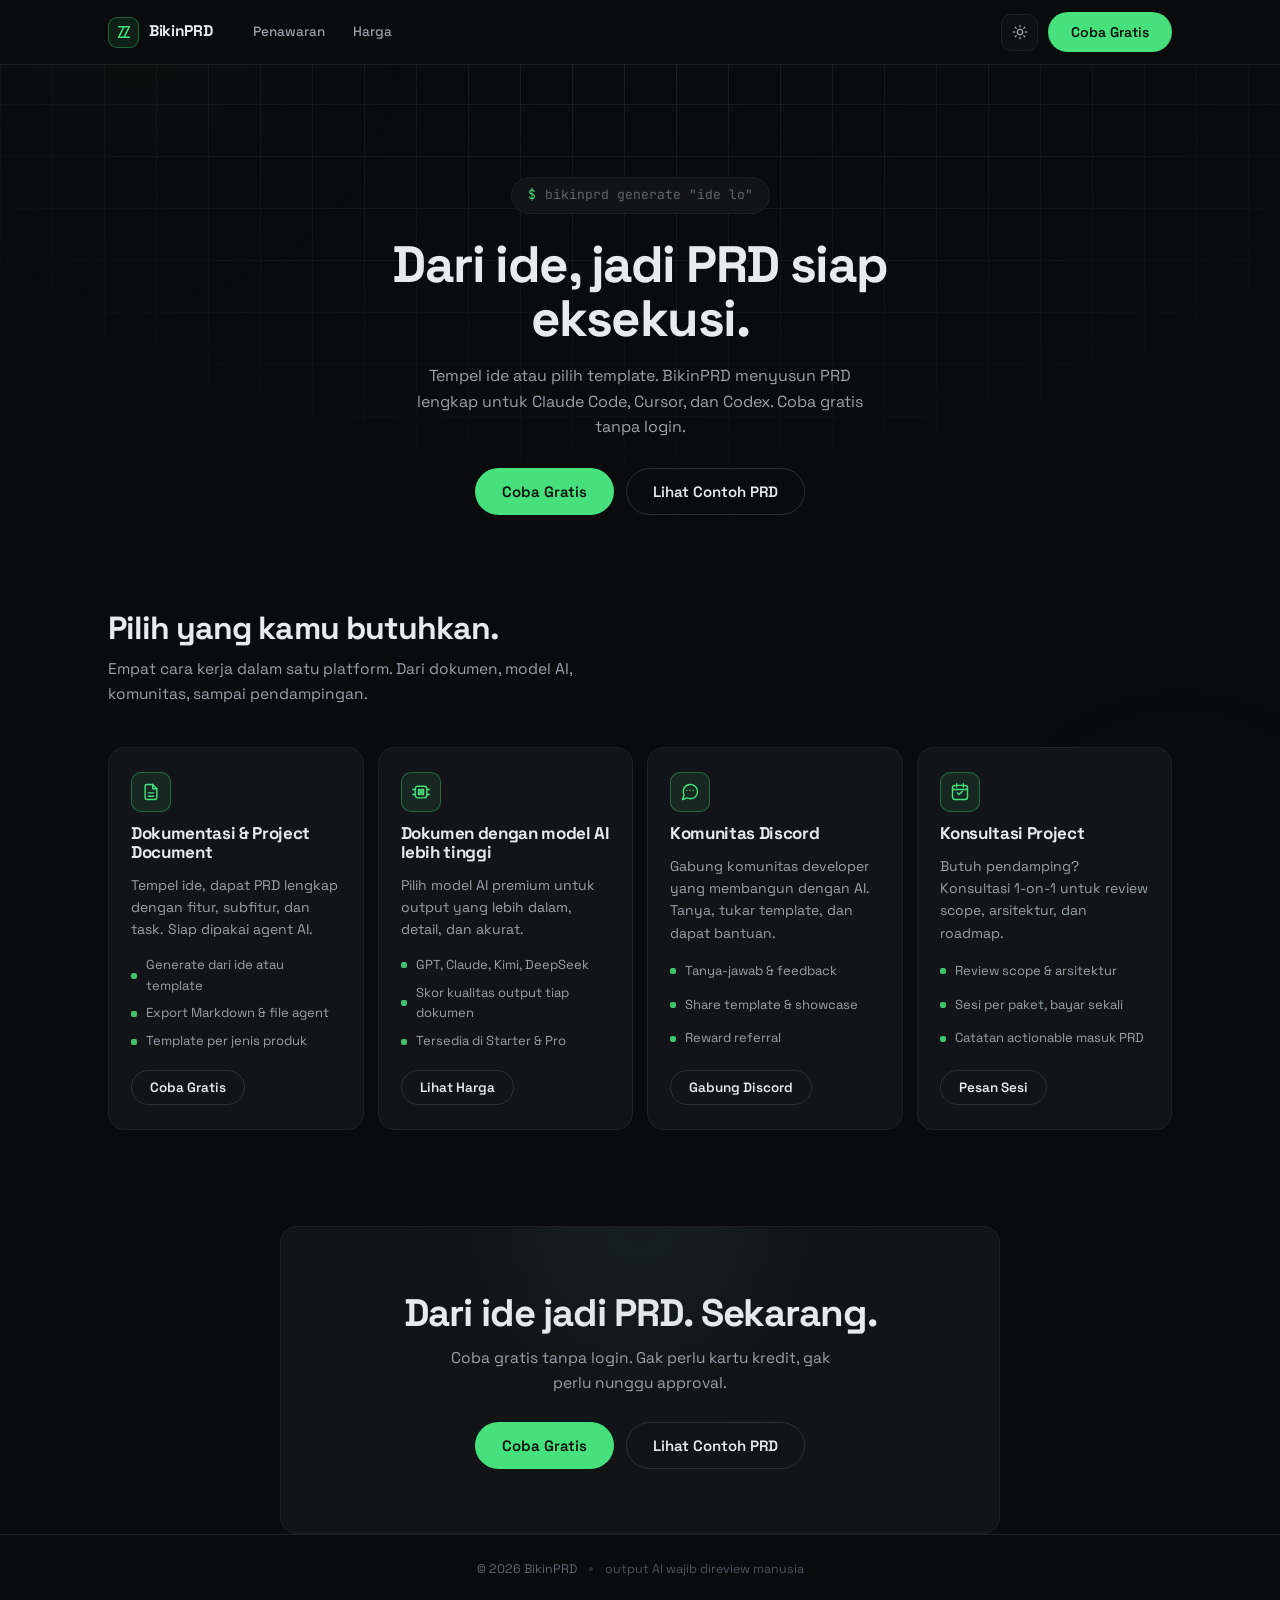
<file: BikinPRD/landing/index.html>
<!DOCTYPE html>
<html lang="id" data-theme="dark">
<head>
  <meta charset="UTF-8">
  <meta name="viewport" content="width=device-width, initial-scale=1.0">
  <title>BikinPRD - Dari ide, jadi PRD siap eksekusi</title>
  <meta name="description" content="Tempel ide atau pilih template. BikinPRD menyusun PRD lengkap dengan fitur, subfitur, dan task untuk Claude Code, Cursor, dan Codex. Coba gratis tanpa login.">
  <meta property="og:title" content="BikinPRD - Dari ide, jadi PRD siap eksekusi">
  <meta property="og:description" content="PRD siap eksekusi agent AI dalam hitungan menit. Coba gratis tanpa login.">
  <meta name="theme-color" content="#0a0b0d">
  <script>document.documentElement.classList.add("js");</script>
  <link rel="preconnect" href="https://fonts.googleapis.com">
  <link rel="preconnect" href="https://fonts.gstatic.com" crossorigin>
  <link href="https://fonts.googleapis.com/css2?family=JetBrains+Mono:wght@400;500;600&family=Space+Grotesk:wght@500;600;700&display=swap" rel="stylesheet">
  <link rel="stylesheet" href="styles.css">
  <script type="application/ld+json">
  {
    "@context": "https://schema.org",
    "@type": "SoftwareApplication",
    "name": "BikinPRD",
    "applicationCategory": "DeveloperApplication",
    "operatingSystem": "Web",
    "description": "Platform PRD generator untuk AI coding agent. Ubah ide mentah menjadi PRD lengkap dengan fitur, subfitur, dan task, lalu ekspor ke Markdown, claude.md, .cursorrules, atau AGENTS.md.",
    "inLanguage": "id"
  }
  </script>
</head>
<body>

  <div class="grid-veil" aria-hidden="true"></div>
  <div class="aurora" aria-hidden="true"><i></i><i></i></div>

  <header class="topbar">
    <div class="container topbar-inner">
      <a class="brand" href="#top" aria-label="BikinPRD beranda">
        <span class="brand-mark" aria-hidden="true">
          <svg viewBox="0 0 24 24" fill="none" stroke="currentColor" stroke-width="2.2" stroke-linecap="round" stroke-linejoin="round" width="16" height="16">
            <path d="M12 4 4 20"></path><path d="m20 4-8 16"></path><path d="M4 4h16"></path><path d="M4 20h16"></path>
          </svg>
        </span>
        <span class="brand-name">BikinPRD</span>
      </a>

      <nav class="nav" aria-label="Navigasi utama">
        <a href="#penawaran">Penawaran</a>
        <a href="/pricing">Harga</a>
      </nav>

      <div class="topbar-actions">
        <button type="button" id="theme-toggle" class="theme-toggle" aria-label="Ganti tema terang/gelap">
          <svg class="ico-sun" viewBox="0 0 24 24" fill="none" stroke="currentColor" stroke-width="2" stroke-linecap="round" width="16" height="16">
            <circle cx="12" cy="12" r="4"></circle>
            <path d="M12 2v2M12 20v2M4.9 4.9l1.4 1.4M17.7 17.7l1.4 1.4M2 12h2M20 12h2M4.9 19.1l1.4-1.4M17.7 6.3l1.4-1.4"></path>
          </svg>
          <svg class="ico-moon" viewBox="0 0 24 24" fill="none" stroke="currentColor" stroke-width="2" stroke-linecap="round" stroke-linejoin="round" width="16" height="16">
            <path d="M20 14.5A8.5 8.5 0 0 1 9.5 4a8.5 8.5 0 1 0 10.5 10.5Z"></path>
          </svg>
        </button>
        <a class="btn btn--primary" href="/new">Coba Gratis</a>
      </div>
    </div>
  </header>

  <main id="top">

    <!-- ============ HERO (bersih) ============ -->
    <section class="hero">
      <div class="container hero-inner">
        <p class="prompt"><span class="psym">$</span> bikinprd generate "ide lo"</p>
        <h1 class="hero-title">Dari ide, jadi PRD siap eksekusi.</h1>
        <p class="hero-sub">Tempel ide atau pilih template. BikinPRD menyusun PRD lengkap untuk Claude Code, Cursor, dan Codex. Coba gratis tanpa login.</p>
        <div class="hero-actions">
          <a class="btn btn--primary btn--lg" href="/new">Coba Gratis</a>
          <a class="btn btn--line btn--lg" href="/p/absen-kilat">Lihat Contoh PRD</a>
        </div>
      </div>
    </section>

    <!-- ============ 4 KARTU PENAWARAN ============ -->
    <section class="offers" id="penawaran">
      <div class="container">
        <h2 class="section-title">Pilih yang kamu butuhkan.</h2>
        <p class="section-sub">Empat cara kerja dalam satu platform. Dari dokumen, model AI, komunitas, sampai pendampingan.</p>

        <div class="offers-grid">
          <article class="offer">
            <span class="offer__ico" aria-hidden="true">
              <svg viewBox="0 0 24 24" width="20" height="20" fill="none" stroke="currentColor" stroke-width="1.7" stroke-linecap="round" stroke-linejoin="round">
                <path d="M14 3H7a2 2 0 0 0-2 2v14a2 2 0 0 0 2 2h10a2 2 0 0 0 2-2V8Z"></path>
                <path d="M14 3v5h5"></path>
                <path d="M9 13h6M9 17h6"></path>
              </svg>
            </span>
            <h3 class="offer__title">Dokumentasi &amp; Project Document</h3>
            <p class="offer__desc">Tempel ide, dapat PRD lengkap dengan fitur, subfitur, dan task. Siap dipakai agent AI.</p>
            <ul class="offer__list">
              <li>Generate dari ide atau template</li>
              <li>Export Markdown &amp; file agent</li>
              <li>Template per jenis produk</li>
            </ul>
            <a class="btn btn--line btn--sm" href="/new">Coba Gratis</a>
          </article>

          <article class="offer">
            <span class="offer__ico" aria-hidden="true">
              <svg viewBox="0 0 24 24" width="20" height="20" fill="none" stroke="currentColor" stroke-width="1.7" stroke-linecap="round" stroke-linejoin="round">
                <rect x="5" y="5" width="14" height="14" rx="3"></rect>
                <path d="M9 9h2v6H9zM13 9h2v6h-2z"></path>
                <path d="M2 9h3M19 9h3M2 15h3M19 15h3"></path>
              </svg>
            </span>
            <h3 class="offer__title">Dokumen dengan model AI lebih tinggi</h3>
            <p class="offer__desc">Pilih model AI premium untuk output yang lebih dalam, detail, dan akurat.</p>
            <ul class="offer__list">
              <li>GPT, Claude, Kimi, DeepSeek</li>
              <li>Skor kualitas output tiap dokumen</li>
              <li>Tersedia di Starter &amp; Pro</li>
            </ul>
            <a class="btn btn--line btn--sm" href="/pricing">Lihat Harga</a>
          </article>

          <article class="offer">
            <span class="offer__ico" aria-hidden="true">
              <svg viewBox="0 0 24 24" width="20" height="20" fill="none" stroke="currentColor" stroke-width="1.7" stroke-linecap="round" stroke-linejoin="round">
                <path d="M21 11.5a8.38 8.38 0 0 1-.9 3.8 8.5 8.5 0 0 1-7.6 4.7 8.38 8.38 0 0 1-3.8-.9L3 21l1.9-5.7a8.38 8.38 0 0 1-.9-3.8 8.5 8.5 0 0 1 4.7-7.6 8.38 8.38 0 0 1 3.8-.9h.5a8.48 8.48 0 0 1 8 8v.5Z"></path>
                <path d="M8 10h.01M12 10h.01M16 10h.01"></path>
              </svg>
            </span>
            <h3 class="offer__title">Komunitas Discord</h3>
            <p class="offer__desc">Gabung komunitas developer yang membangun dengan AI. Tanya, tukar template, dan dapat bantuan.</p>
            <ul class="offer__list">
              <li>Tanya-jawab &amp; feedback</li>
              <li>Share template &amp; showcase</li>
              <li>Reward referral</li>
            </ul>
            <!-- TODO: ganti href dengan link invite Discord asli -->
            <a class="btn btn--line btn--sm" href="#" aria-disabled="true">Gabung Discord</a>
          </article>

          <article class="offer">
            <span class="offer__ico" aria-hidden="true">
              <svg viewBox="0 0 24 24" width="20" height="20" fill="none" stroke="currentColor" stroke-width="1.7" stroke-linecap="round" stroke-linejoin="round">
                <rect x="3" y="4" width="18" height="17" rx="3"></rect>
                <path d="M3 9h18"></path>
                <path d="M8 2v4M16 2v4"></path>
                <path d="M9 13l2 2 4-4"></path>
              </svg>
            </span>
            <h3 class="offer__title">Konsultasi Project</h3>
            <p class="offer__desc">Butuh pendamping? Konsultasi 1-on-1 untuk review scope, arsitektur, dan roadmap.</p>
            <ul class="offer__list">
              <li>Review scope &amp; arsitektur</li>
              <li>Sesi per paket, bayar sekali</li>
              <li>Catatan actionable masuk PRD</li>
            </ul>
            <a class="btn btn--line btn--sm" href="/consulting">Pesan Sesi</a>
          </article>
        </div>
      </div>
    </section>

    <!-- ============ CTA FINAL ============ -->
    <section class="cta-final" id="cta">
      <div class="container">
        <div class="cta-box">
          <h2 class="cta-title">Dari ide jadi PRD. Sekarang.</h2>
          <p class="cta-sub">Coba gratis tanpa login. Gak perlu kartu kredit, gak perlu nunggu approval.</p>
          <div class="cta-actions">
            <a class="btn btn--primary btn--lg" href="/new">Coba Gratis</a>
            <a class="btn btn--line btn--lg" href="/p/absen-kilat">Lihat Contoh PRD</a>
          </div>
        </div>
      </div>
    </section>

  </main>

  <footer class="footer">
    <div class="container footer-inner">
      <span>© 2026 BikinPRD</span>
      <span class="dot" aria-hidden="true"></span>
      <span class="footer-fade">output AI wajib direview manusia</span>
    </div>
  </footer>

  <script src="app.js"></script>
</body>
</html>
</file>
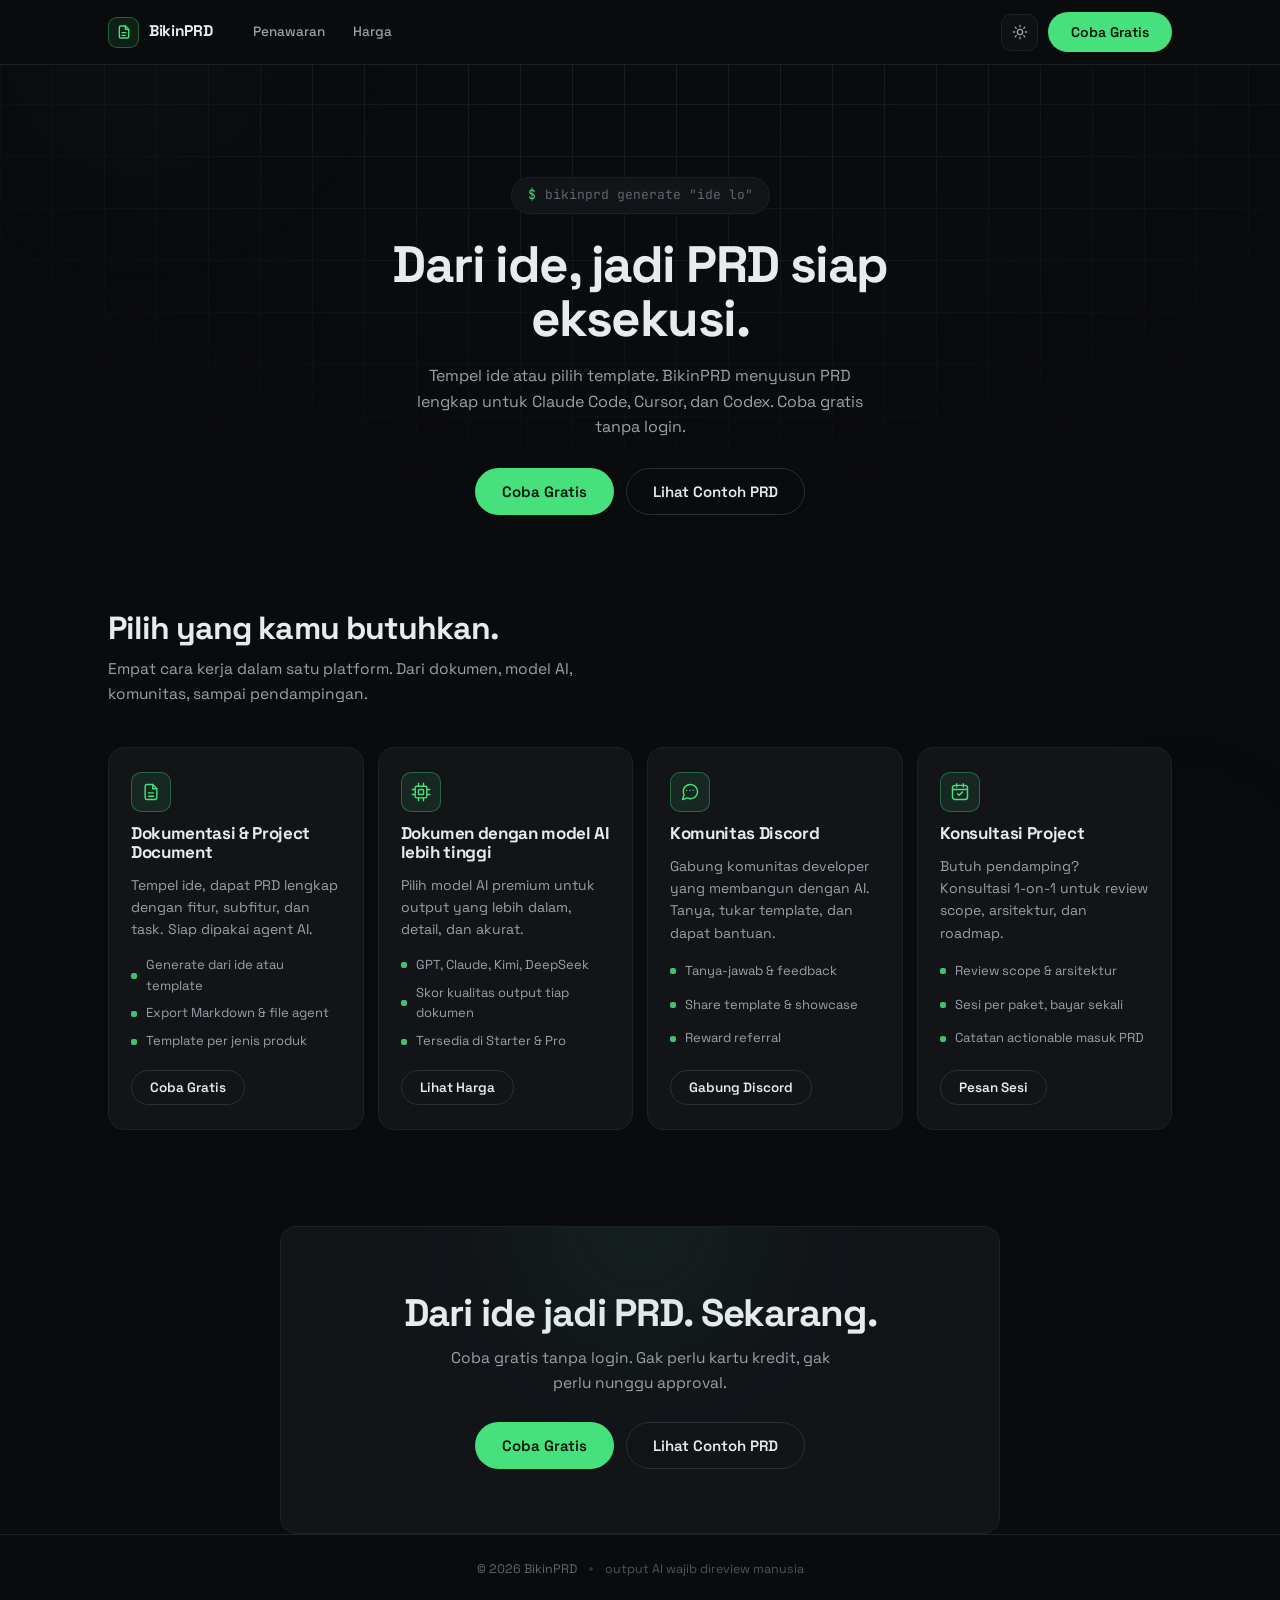
<file: BikinPRD/landing/preview.html>
<!DOCTYPE html>
<html lang="id" data-theme="dark">
<head>
  <meta charset="UTF-8">
  <meta name="viewport" content="width=device-width, initial-scale=1.0">
  <title>BikinPRD - Dari ide, jadi PRD siap eksekusi</title>
  <meta name="description" content="Tempel ide atau pilih template. BikinPRD menyusun PRD lengkap dengan fitur, subfitur, dan task untuk Claude Code, Cursor, dan Codex. Coba gratis tanpa login.">
  <meta name="theme-color" content="#0a0b0d">
  <script>document.documentElement.classList.add("js");</script>
  <link rel="preconnect" href="https://fonts.googleapis.com">
  <link rel="preconnect" href="https://fonts.gstatic.com" crossorigin>
  <link href="https://fonts.googleapis.com/css2?family=JetBrains+Mono:wght@400;500;600&family=Space+Grotesk:wght@500;600;700&display=swap" rel="stylesheet">
  <script type="application/ld+json">
  {
    "@context": "https://schema.org",
    "@type": "SoftwareApplication",
    "name": "BikinPRD",
    "applicationCategory": "DeveloperApplication",
    "operatingSystem": "Web",
    "description": "Platform PRD generator untuk AI coding agent. Ubah ide mentah menjadi PRD lengkap dengan fitur, subfitur, dan task, lalu ekspor ke Markdown, claude.md, .cursorrules, atau AGENTS.md.",
    "inLanguage": "id"
  }
  </script>
  <style>
    /* ============================================================
       BikinPRD Landing - preview.html (single file)
       Satu halaman bersih: hero + 4 kartu + CTA + footer.
       Dark-first + light. Space Grotesk + JetBrains Mono.
       Satu accent: terminal green.
       Radius: kartu 16px, tombol pill.
       ============================================================ */

    :root,
    [data-theme="dark"] {
      color-scheme: dark;
      --bg: #0a0b0d;
      --bg-soft: #0e1013;
      --bg-elev: #121418;
      --border: #1d2126;
      --border-strong: #2a2f36;
      --text: #e8eaed;
      --text-2: #9aa1a9;
      --text-3: #5f6670;
      --accent: #46e07c;
      --accent-ink: #04120a;
      --accent-soft: rgba(70, 224, 124, 0.1);
      --accent-border: rgba(70, 224, 124, 0.35);
      --mono: "JetBrains Mono", ui-monospace, "SF Mono", Menlo, monospace;
      --sans: "Space Grotesk", system-ui, -apple-system, "Segoe UI", sans-serif;
      --r-md: 16px;
      --r-sm: 10px;
      --r-pill: 999px;
    }

    [data-theme="light"] {
      color-scheme: light;
      --bg: #f6f7f4;
      --bg-soft: #eef0eb;
      --bg-elev: #ffffff;
      --border: #dfe1da;
      --border-strong: #c6c9be;
      --text: #16181c;
      --text-2: #4e545c;
      --text-3: #82888f;
      --accent: #15803d;
      --accent-ink: #ffffff;
      --accent-soft: rgba(21, 128, 61, 0.08);
      --accent-border: rgba(21, 128, 61, 0.35);
    }

    *, *::before, *::after { box-sizing: border-box; }
    html { scroll-behavior: smooth; }

    body {
      margin: 0;
      min-height: 100dvh;
      font-family: var(--sans);
      font-size: 16px;
      line-height: 1.6;
      background: var(--bg);
      color: var(--text);
      -webkit-font-smoothing: antialiased;
      overflow-x: hidden;
    }

    h1, h2, h3 { margin: 0; line-height: 1.12; font-weight: 700; letter-spacing: -0.025em; }
    p { margin: 0; }
    ul { margin: 0; padding: 0; list-style: none; }
    a { color: inherit; text-decoration: none; }
    button { font-family: inherit; cursor: pointer; }

    ::selection { background: var(--accent); color: var(--accent-ink); }
    :focus-visible { outline: 2px solid var(--accent); outline-offset: 3px; border-radius: 4px; }

    .container {
      max-width: 1120px;
      margin-inline: auto;
      padding-inline: clamp(18px, 4vw, 28px);
    }

    /* ---------- Background ---------- */
    .grid-veil {
      position: fixed;
      inset: 0;
      z-index: -2;
      pointer-events: none;
      background-image:
        linear-gradient(var(--border) 1px, transparent 1px),
        linear-gradient(90deg, var(--border) 1px, transparent 1px);
      background-size: 52px 52px;
      -webkit-mask-image: radial-gradient(70% 60% at 50% 0%, #000 0%, transparent 100%);
      mask-image: radial-gradient(70% 60% at 50% 0%, #000 0%, transparent 100%);
    }

    .aurora {
      position: fixed;
      inset: 0;
      z-index: -3;
      overflow: hidden;
      pointer-events: none;
    }
    .aurora i {
      position: absolute;
      width: 560px;
      height: 560px;
      border-radius: 50%;
      filter: blur(90px);
      opacity: 0.32;
    }
    .aurora i:nth-child(1) {
      top: -240px;
      left: -140px;
      background: radial-gradient(circle, rgba(70, 224, 124, 0.12), transparent 62%);
    }
    .aurora i:nth-child(2) {
      bottom: -280px;
      right: -180px;
      background: radial-gradient(circle, rgba(56, 189, 248, 0.05), transparent 62%);
    }
    [data-theme="light"] .aurora i:nth-child(1) { background: radial-gradient(circle, rgba(21, 128, 61, 0.09), transparent 62%); }
    [data-theme="light"] .aurora i:nth-child(2) { background: radial-gradient(circle, rgba(2, 132, 199, 0.04), transparent 62%); }

    /* ---------- Buttons ---------- */
    .btn {
      display: inline-flex;
      align-items: center;
      justify-content: center;
      gap: 8px;
      font-family: var(--sans);
      font-weight: 600;
      font-size: 14px;
      line-height: 1;
      padding: 12px 22px;
      border-radius: var(--r-pill);
      border: 1px solid transparent;
      white-space: nowrap;
      transition: transform 0.18s cubic-bezier(0.16, 1, 0.3, 1),
                  background 0.18s ease, border-color 0.18s ease, color 0.18s ease;
    }
    .btn:active { transform: scale(0.97); }
    .btn--primary { background: var(--accent); color: var(--accent-ink); }
    .btn--primary:hover { transform: translateY(-1px); filter: brightness(1.06); }
    .btn--line { background: transparent; color: var(--text); border-color: var(--border-strong); }
    .btn--line:hover { border-color: var(--accent-border); color: var(--accent); transform: translateY(-1px); }
    .btn--lg { padding: 15px 26px; font-size: 15px; }
    .btn--sm { padding: 10px 18px; font-size: 13.5px; }

    /* ---------- Topbar ---------- */
    .topbar {
      position: sticky;
      top: 0;
      z-index: 50;
      background: color-mix(in srgb, var(--bg) 82%, transparent);
      backdrop-filter: blur(12px);
      -webkit-backdrop-filter: blur(12px);
      border-bottom: 1px solid var(--border);
    }
    .topbar-inner {
      height: 64px;
      display: flex;
      align-items: center;
      gap: 20px;
    }
    .brand {
      display: inline-flex;
      align-items: center;
      gap: 10px;
      font-weight: 700;
      font-size: 15.5px;
      letter-spacing: -0.02em;
      white-space: nowrap;
    }
    .brand-mark {
      display: inline-flex;
      align-items: center;
      justify-content: center;
      width: 31px;
      height: 31px;
      border-radius: 9px;
      background: var(--accent-soft);
      color: var(--accent);
      border: 1px solid var(--accent-border);
    }
    .brand-name { line-height: 1; }

    .nav {
      display: flex;
      align-items: center;
      gap: 4px;
      margin-left: 8px;
    }
    .nav a {
      padding: 7px 12px;
      border-radius: var(--r-pill);
      font-size: 13.5px;
      font-weight: 500;
      color: var(--text-2);
      transition: color 0.15s ease, background 0.15s ease;
    }
    .nav a:hover { color: var(--text); background: var(--bg-soft); }

    .topbar-actions {
      margin-left: auto;
      display: flex;
      align-items: center;
      gap: 10px;
    }
    .theme-toggle {
      display: inline-flex;
      align-items: center;
      justify-content: center;
      width: 37px;
      height: 37px;
      border-radius: 10px;
      border: 1px solid var(--border);
      background: var(--bg-soft);
      color: var(--text-2);
      transition: color 0.15s ease, border-color 0.15s ease;
    }
    .theme-toggle:hover { color: var(--accent); border-color: var(--accent-border); }
    .ico-moon { display: none; }
    [data-theme="light"] .ico-sun { display: none; }
    [data-theme="light"] .ico-moon { display: block; }

    /* ---------- Hero ---------- */
    .hero { padding: clamp(64px, 9vw, 112px) 0 clamp(40px, 5vw, 56px); }
    .hero-inner {
      max-width: 720px;
      margin-inline: auto;
      text-align: center;
    }
    .prompt {
      display: inline-flex;
      align-items: center;
      gap: 9px;
      font-family: var(--mono);
      font-size: 13px;
      color: var(--text-3);
      background: var(--bg-elev);
      border: 1px solid var(--border);
      border-radius: var(--r-pill);
      padding: 7px 16px;
      margin-bottom: 24px;
    }
    .psym { color: var(--accent); }
    .hero-title {
      font-size: clamp(2rem, 4.6vw, 3.2rem);
      font-weight: 700;
      letter-spacing: -0.03em;
      line-height: 1.05;
      max-width: 16ch;
      margin-inline: auto;
    }
    .hero-sub {
      margin: 18px auto 0;
      max-width: 46ch;
      color: var(--text-2);
      font-size: 16px;
    }
    .hero-actions {
      display: flex;
      flex-wrap: wrap;
      justify-content: center;
      gap: 12px;
      margin-top: 28px;
    }

    /* ---------- 4 kartu ---------- */
    .offers { padding: clamp(24px, 4vw, 40px) 0 clamp(56px, 8vw, 96px); }
    .section-title { font-size: clamp(1.5rem, 3vw, 2rem); letter-spacing: -0.03em; max-width: 24ch; }
    .section-sub { margin-top: 10px; max-width: 48ch; color: var(--text-2); font-size: 15.5px; }

    .offers-grid {
      margin-top: 40px;
      display: grid;
      grid-template-columns: repeat(4, 1fr);
      gap: 14px;
    }
    .offer {
      display: flex;
      flex-direction: column;
      gap: 12px;
      padding: 24px 22px;
      background: var(--bg-elev);
      border: 1px solid var(--border);
      border-radius: var(--r-md);
      transition: border-color 0.2s ease, transform 0.2s cubic-bezier(0.16, 1, 0.3, 1);
    }
    .offer:hover { border-color: var(--accent-border); transform: translateY(-2px); }
    .offer__ico {
      display: inline-flex;
      align-items: center;
      justify-content: center;
      width: 40px;
      height: 40px;
      border-radius: var(--r-sm);
      background: var(--accent-soft);
      color: var(--accent);
      border: 1px solid var(--accent-border);
    }
    .offer__title { font-size: 17px; letter-spacing: -0.02em; }
    .offer__desc { font-size: 14px; color: var(--text-2); line-height: 1.6; }
    .offer__list {
      display: grid;
      gap: 7px;
      margin-top: 2px;
      flex: 1;
    }
    .offer__list li {
      display: flex;
      align-items: center;
      gap: 9px;
      font-size: 13px;
      color: var(--text-2);
    }
    .offer__list li::before {
      content: "";
      flex-shrink: 0;
      width: 6px;
      height: 6px;
      border-radius: 2px;
      background: var(--accent);
      opacity: 0.85;
    }
    .offer .btn { align-self: flex-start; margin-top: 6px; }

    /* ---------- CTA final ---------- */
    .cta-box {
      max-width: 720px;
      margin-inline: auto;
      text-align: center;
      padding: clamp(40px, 6vw, 64px) clamp(24px, 4vw, 48px);
      border: 1px solid var(--border);
      border-radius: var(--r-md);
      background: var(--bg-elev);
      position: relative;
      overflow: hidden;
    }
    .cta-box::before {
      content: "";
      position: absolute;
      top: -140px;
      left: 50%;
      transform: translateX(-50%);
      width: 420px;
      height: 280px;
      border-radius: 50%;
      filter: blur(70px);
      background: radial-gradient(circle, var(--accent-soft), transparent 65%);
      pointer-events: none;
    }
    .cta-title { font-size: clamp(1.7rem, 3.4vw, 2.4rem); letter-spacing: -0.03em; }
    .cta-sub { margin: 12px auto 0; max-width: 40ch; color: var(--text-2); font-size: 15.5px; }
    .cta-actions {
      display: flex;
      flex-wrap: wrap;
      justify-content: center;
      gap: 12px;
      margin-top: 26px;
    }

    /* ---------- Footer ---------- */
    .footer {
      border-top: 1px solid var(--border);
      padding: 24px 0;
    }
    .footer-inner {
      display: flex;
      align-items: center;
      justify-content: center;
      gap: 12px;
      flex-wrap: wrap;
      font-size: 12.5px;
      color: var(--text-3);
    }
    .footer-fade { opacity: 0.8; }
    .dot { width: 4px; height: 4px; border-radius: 50%; background: var(--border-strong); flex-shrink: 0; }

    /* ---------- Animasi ---------- */
    .prompt, .hero-title, .hero-sub, .hero-actions { animation: rise 0.6s cubic-bezier(0.16, 1, 0.3, 1) both; }
    .hero-title { animation-delay: 0.05s; }
    .hero-sub { animation-delay: 0.1s; }
    .hero-actions { animation-delay: 0.15s; }
    @keyframes rise {
      from { opacity: 0; transform: translateY(16px); }
      to { opacity: 1; transform: none; }
    }

    /* reveal on scroll (hanya saat JS aktif; tanpa JS konten langsung terlihat) */
    .js .offers-grid > * {
      opacity: 0;
      transform: translateY(16px);
      transition: opacity 0.6s cubic-bezier(0.16, 1, 0.3, 1), transform 0.6s cubic-bezier(0.16, 1, 0.3, 1);
    }
    .js .in > * { opacity: 1; transform: none; }
    .js .cta-box {
      opacity: 0;
      transform: translateY(16px);
      transition: opacity 0.6s cubic-bezier(0.16, 1, 0.3, 1), transform 0.6s cubic-bezier(0.16, 1, 0.3, 1);
    }
    .js .in { opacity: 1; transform: none; }

    @media (prefers-reduced-motion: reduce) {
      html { scroll-behavior: auto; }
      *, *::before, *::after {
        animation-duration: 0.001s !important;
        animation-iteration-count: 1 !important;
        transition-duration: 0.001s !important;
      }
      .prompt, .hero-title, .hero-sub, .hero-actions { animation: none; opacity: 1; transform: none; }
      .js .offers-grid > *, .js .cta-box { opacity: 1; transform: none; transition: none; }
    }

    /* ---------- Responsive ---------- */
    @media (max-width: 1020px) {
      .offers-grid { grid-template-columns: repeat(2, 1fr); }
    }
    @media (max-width: 760px) {
      .offers-grid { grid-template-columns: 1fr; }
      .nav { display: none; }
      .topbar-inner { height: 60px; }
      .hero { padding-top: 48px; }
      .hero-actions { flex-direction: column; align-items: stretch; }
      .hero-actions .btn { width: 100%; }
      .cta-actions { flex-direction: column; align-items: stretch; }
      .cta-actions .btn { width: 100%; }
    }
  </style>
</head>
<body>

  <div class="grid-veil" aria-hidden="true"></div>
  <div class="aurora" aria-hidden="true"><i></i><i></i></div>

  <header class="topbar">
    <div class="container topbar-inner">
      <a class="brand" href="#top" aria-label="BikinPRD beranda">
        <span class="brand-mark" aria-hidden="true">
          <svg viewBox="0 0 24 24" fill="none" stroke="currentColor" stroke-width="2" stroke-linecap="round" stroke-linejoin="round" width="16" height="16">
            <path d="M14 3H7a2 2 0 0 0-2 2v14a2 2 0 0 0 2 2h10a2 2 0 0 0 2-2V8Z"></path>
            <path d="M14 3v5h5"></path>
            <path d="M9 13h6M9 17h5"></path>
          </svg>
        </span>
        <span class="brand-name">BikinPRD</span>
      </a>

      <nav class="nav" aria-label="Navigasi utama">
        <a href="#penawaran">Penawaran</a>
        <a href="#cta">Harga</a>
      </nav>

      <div class="topbar-actions">
        <button type="button" id="theme-toggle" class="theme-toggle" aria-label="Ganti tema terang/gelap">
          <svg class="ico-sun" viewBox="0 0 24 24" fill="none" stroke="currentColor" stroke-width="2" stroke-linecap="round" width="16" height="16">
            <circle cx="12" cy="12" r="4"></circle>
            <path d="M12 2v2M12 20v2M4.9 4.9l1.4 1.4M17.7 17.7l1.4 1.4M2 12h2M20 12h2M4.9 19.1l1.4-1.4M17.7 6.3l1.4-1.4"></path>
          </svg>
          <svg class="ico-moon" viewBox="0 0 24 24" fill="none" stroke="currentColor" stroke-width="2" stroke-linecap="round" stroke-linejoin="round" width="16" height="16">
            <path d="M20 14.5A8.5 8.5 0 0 1 9.5 4a8.5 8.5 0 1 0 10.5 10.5Z"></path>
          </svg>
        </button>
        <a class="btn btn--primary" href="#" onclick="return false;">Coba Gratis</a>
      </div>
    </div>
  </header>

  <main id="top">

    <!-- ============ HERO (bersih) ============ -->
    <section class="hero">
      <div class="container hero-inner">
        <p class="prompt"><span class="psym">$</span> bikinprd generate "ide lo"</p>
        <h1 class="hero-title">Dari ide, jadi PRD siap eksekusi.</h1>
        <p class="hero-sub">Tempel ide atau pilih template. BikinPRD menyusun PRD lengkap untuk Claude Code, Cursor, dan Codex. Coba gratis tanpa login.</p>
        <div class="hero-actions">
          <a class="btn btn--primary btn--lg" href="#" onclick="return false;">Coba Gratis</a>
          <a class="btn btn--line btn--lg" href="#" onclick="return false;">Lihat Contoh PRD</a>
        </div>
      </div>
    </section>

    <!-- ============ 4 KARTU PENAWARAN ============ -->
    <section class="offers" id="penawaran">
      <div class="container">
        <h2 class="section-title">Pilih yang kamu butuhkan.</h2>
        <p class="section-sub">Empat cara kerja dalam satu platform. Dari dokumen, model AI, komunitas, sampai pendampingan.</p>

        <div class="offers-grid">

          <article class="offer">
            <span class="offer__ico" aria-hidden="true">
              <svg viewBox="0 0 24 24" width="20" height="20" fill="none" stroke="currentColor" stroke-width="1.7" stroke-linecap="round" stroke-linejoin="round">
                <path d="M14 3H7a2 2 0 0 0-2 2v14a2 2 0 0 0 2 2h10a2 2 0 0 0 2-2V8Z"></path>
                <path d="M14 3v5h5"></path>
                <path d="M9 13h6M9 17h6"></path>
              </svg>
            </span>
            <h3 class="offer__title">Dokumentasi &amp; Project Document</h3>
            <p class="offer__desc">Tempel ide, dapat PRD lengkap dengan fitur, subfitur, dan task. Siap dipakai agent AI.</p>
            <ul class="offer__list">
              <li>Generate dari ide atau template</li>
              <li>Export Markdown &amp; file agent</li>
              <li>Template per jenis produk</li>
            </ul>
            <a class="btn btn--line btn--sm" href="#" onclick="return false;">Coba Gratis</a>
          </article>

          <article class="offer">
            <span class="offer__ico" aria-hidden="true">
              <svg viewBox="0 0 24 24" width="20" height="20" fill="none" stroke="currentColor" stroke-width="1.7" stroke-linecap="round" stroke-linejoin="round">
                <rect x="5" y="5" width="14" height="14" rx="2"></rect>
                <path d="M9 1.5v3M15 1.5v3M9 19.5v3M15 19.5v3"></path>
                <path d="M1.5 9h3M1.5 15h3M19.5 9h3M19.5 15h3"></path>
                <rect x="9" y="9" width="6" height="6" rx="1"></rect>
              </svg>
            </span>
            <h3 class="offer__title">Dokumen dengan model AI lebih tinggi</h3>
            <p class="offer__desc">Pilih model AI premium untuk output yang lebih dalam, detail, dan akurat.</p>
            <ul class="offer__list">
              <li>GPT, Claude, Kimi, DeepSeek</li>
              <li>Skor kualitas output tiap dokumen</li>
              <li>Tersedia di Starter &amp; Pro</li>
            </ul>
            <a class="btn btn--line btn--sm" href="#" onclick="return false;">Lihat Harga</a>
          </article>

          <article class="offer">
            <span class="offer__ico" aria-hidden="true">
              <svg viewBox="0 0 24 24" width="20" height="20" fill="none" stroke="currentColor" stroke-width="1.7" stroke-linecap="round" stroke-linejoin="round">
                <path d="M21 11.5a8.38 8.38 0 0 1-.9 3.8 8.5 8.5 0 0 1-7.6 4.7 8.38 8.38 0 0 1-3.8-.9L3 21l1.9-5.7a8.38 8.38 0 0 1-.9-3.8 8.5 8.5 0 0 1 4.7-7.6 8.38 8.38 0 0 1 3.8-.9h.5a8.48 8.48 0 0 1 8 8v.5Z"></path>
                <path d="M8 10h.01M12 10h.01M16 10h.01"></path>
              </svg>
            </span>
            <h3 class="offer__title">Komunitas Discord</h3>
            <p class="offer__desc">Gabung komunitas developer yang membangun dengan AI. Tanya, tukar template, dan dapat bantuan.</p>
            <ul class="offer__list">
              <li>Tanya-jawab &amp; feedback</li>
              <li>Share template &amp; showcase</li>
              <li>Reward referral</li>
            </ul>
            <a class="btn btn--line btn--sm" href="#" onclick="return false;">Gabung Discord</a>
          </article>

          <article class="offer">
            <span class="offer__ico" aria-hidden="true">
              <svg viewBox="0 0 24 24" width="20" height="20" fill="none" stroke="currentColor" stroke-width="1.7" stroke-linecap="round" stroke-linejoin="round">
                <rect x="3" y="4" width="18" height="17" rx="3"></rect>
                <path d="M3 9h18"></path>
                <path d="M8 2v4M16 2v4"></path>
                <path d="m9 14 2 2 4-4"></path>
              </svg>
            </span>
            <h3 class="offer__title">Konsultasi Project</h3>
            <p class="offer__desc">Butuh pendamping? Konsultasi 1-on-1 untuk review scope, arsitektur, dan roadmap.</p>
            <ul class="offer__list">
              <li>Review scope &amp; arsitektur</li>
              <li>Sesi per paket, bayar sekali</li>
              <li>Catatan actionable masuk PRD</li>
            </ul>
            <a class="btn btn--line btn--sm" href="#" onclick="return false;">Pesan Sesi</a>
          </article>

        </div>
      </div>
    </section>

    <!-- ============ CTA FINAL ============ -->
    <section class="cta-final" id="cta">
      <div class="container">
        <div class="cta-box">
          <h2 class="cta-title">Dari ide jadi PRD. Sekarang.</h2>
          <p class="cta-sub">Coba gratis tanpa login. Gak perlu kartu kredit, gak perlu nunggu approval.</p>
          <div class="cta-actions">
            <a class="btn btn--primary btn--lg" href="#" onclick="return false;">Coba Gratis</a>
            <a class="btn btn--line btn--lg" href="#" onclick="return false;">Lihat Contoh PRD</a>
          </div>
        </div>
      </div>
    </section>

  </main>

  <footer class="footer">
    <div class="container footer-inner">
      <span>© 2026 BikinPRD</span>
      <span class="dot" aria-hidden="true"></span>
      <span class="footer-fade">output AI wajib direview manusia</span>
    </div>
  </footer>

  <script>
    (function () {
      "use strict";
      var reduce = window.matchMedia("(prefers-reduced-motion: reduce)").matches;
      var root = document.documentElement;
      var themeBtn = document.getElementById("theme-toggle");
      var saved = null;
      try { saved = localStorage.getItem("bikinprd-theme"); } catch (e) {}
      if (saved === "light" || saved === "dark") root.setAttribute("data-theme", saved);

      if (themeBtn) {
        themeBtn.addEventListener("click", function () {
          var cur = root.getAttribute("data-theme") || "dark";
          var next = cur === "dark" ? "light" : "dark";
          root.setAttribute("data-theme", next);
          try { localStorage.setItem("bikinprd-theme", next); } catch (e) {}
        });
      }

      var targets = document.querySelectorAll(".offers-grid, .cta-box");
      if ("IntersectionObserver" in window && !reduce) {
        var io = new IntersectionObserver(function (entries) {
          entries.forEach(function (en) {
            if (en.isIntersecting) {
              en.target.classList.add("in");
              io.unobserve(en.target);
            }
          });
        }, { threshold: 0.12 });
        targets.forEach(function (t) { io.observe(t); });
      } else {
        targets.forEach(function (t) { t.classList.add("in"); });
      }
    })();
  </script>
</body>
</html>
</file>
<file: BikinPRD/landing/styles.css>
/* ============================================================
   BikinPRD Landing - styles.css
   Satu halaman bersih: hero + 4 kartu + CTA + footer.
   Dark-first + light. Space Grotesk + JetBrains Mono.
   Satu accent: terminal green.
   Radius: kartu 16px, chip/button pill.
   ============================================================ */

/* ---------- Tokens ---------- */
:root,
[data-theme="dark"] {
  color-scheme: dark;

  --bg: #0a0b0d;
  --bg-soft: #0e1013;
  --bg-elev: #121418;
  --border: #1d2126;
  --border-strong: #2a2f36;

  --text: #e8eaed;
  --text-2: #9aa1a9;
  --text-3: #5f6670;

  --accent: #46e07c;
  --accent-ink: #04120a;
  --accent-soft: rgba(70, 224, 124, 0.1);
  --accent-border: rgba(70, 224, 124, 0.35);

  --mono: "JetBrains Mono", ui-monospace, "SF Mono", Menlo, monospace;
  --sans: "Space Grotesk", system-ui, -apple-system, "Segoe UI", sans-serif;

  --r-md: 16px;
  --r-sm: 10px;
  --r-pill: 999px;
}

[data-theme="light"] {
  color-scheme: light;

  --bg: #f6f7f4;
  --bg-soft: #eef0eb;
  --bg-elev: #ffffff;
  --border: #dfe1da;
  --border-strong: #c6c9be;

  --text: #16181c;
  --text-2: #4e545c;
  --text-3: #82888f;

  --accent: #15803d;
  --accent-ink: #ffffff;
  --accent-soft: rgba(21, 128, 61, 0.08);
  --accent-border: rgba(21, 128, 61, 0.35);
}

/* ---------- Reset & base ---------- */
*, *::before, *::after { box-sizing: border-box; }
html { scroll-behavior: smooth; }

body {
  margin: 0;
  min-height: 100dvh;
  font-family: var(--sans);
  font-size: 16px;
  line-height: 1.6;
  background: var(--bg);
  color: var(--text);
  -webkit-font-smoothing: antialiased;
  overflow-x: hidden;
}

h1, h2, h3 { margin: 0; line-height: 1.12; font-weight: 700; letter-spacing: -0.025em; }
p { margin: 0; }
ul { margin: 0; padding: 0; list-style: none; }
a { color: inherit; text-decoration: none; }
button { font-family: inherit; cursor: pointer; }

::selection { background: var(--accent); color: var(--accent-ink); }
:focus-visible { outline: 2px solid var(--accent); outline-offset: 3px; border-radius: 4px; }

.container {
  max-width: 1120px;
  margin-inline: auto;
  padding-inline: clamp(18px, 4vw, 28px);
}

/* ---------- Background ---------- */
.grid-veil {
  position: fixed;
  inset: 0;
  z-index: -2;
  pointer-events: none;
  background-image:
    linear-gradient(var(--border) 1px, transparent 1px),
    linear-gradient(90deg, var(--border) 1px, transparent 1px);
  background-size: 52px 52px;
  -webkit-mask-image: radial-gradient(70% 60% at 50% 0%, #000 0%, transparent 100%);
  mask-image: radial-gradient(70% 60% at 50% 0%, #000 0%, transparent 100%);
}

.aurora {
  position: fixed;
  inset: 0;
  z-index: -3;
  overflow: hidden;
  pointer-events: none;
}
.aurora i {
  position: absolute;
  width: 560px;
  height: 560px;
  border-radius: 50%;
  filter: blur(90px);
  opacity: 0.35;
}
.aurora i:nth-child(1) {
  top: -240px;
  left: -140px;
  background: radial-gradient(circle, rgba(70, 224, 124, 0.12), transparent 62%);
}
.aurora i:nth-child(2) {
  bottom: -280px;
  right: -180px;
  background: radial-gradient(circle, rgba(56, 189, 248, 0.06), transparent 62%);
}
[data-theme="light"] .aurora i:nth-child(1) { background: radial-gradient(circle, rgba(21, 128, 61, 0.09), transparent 62%); }
[data-theme="light"] .aurora i:nth-child(2) { background: radial-gradient(circle, rgba(2, 132, 199, 0.05), transparent 62%); }

/* ---------- Buttons ---------- */
.btn {
  display: inline-flex;
  align-items: center;
  justify-content: center;
  gap: 8px;
  font-family: var(--sans);
  font-weight: 600;
  font-size: 14px;
  line-height: 1;
  padding: 12px 22px;
  border-radius: var(--r-pill);
  border: 1px solid transparent;
  white-space: nowrap;
  transition: transform 0.18s cubic-bezier(0.16, 1, 0.3, 1),
              background 0.18s ease, border-color 0.18s ease, color 0.18s ease;
}
.btn:active { transform: scale(0.97); }
.btn--primary { background: var(--accent); color: var(--accent-ink); }
.btn--primary:hover { transform: translateY(-1px); filter: brightness(1.06); }
.btn--line { background: transparent; color: var(--text); border-color: var(--border-strong); }
.btn--line:hover { border-color: var(--accent-border); color: var(--accent); transform: translateY(-1px); }
.btn--lg { padding: 15px 26px; font-size: 15px; }
.btn--sm { padding: 10px 18px; font-size: 13.5px; }

/* ============================================================
   TOPBAR
   ============================================================ */
.topbar {
  position: sticky;
  top: 0;
  z-index: 50;
  background: color-mix(in srgb, var(--bg) 82%, transparent);
  backdrop-filter: blur(12px);
  -webkit-backdrop-filter: blur(12px);
  border-bottom: 1px solid var(--border);
}
.topbar-inner {
  height: 64px;
  display: flex;
  align-items: center;
  gap: 20px;
}

.brand {
  display: inline-flex;
  align-items: center;
  gap: 10px;
  font-weight: 700;
  font-size: 15.5px;
  letter-spacing: -0.02em;
  white-space: nowrap;
}
.brand-mark {
  display: inline-flex;
  align-items: center;
  justify-content: center;
  width: 31px;
  height: 31px;
  border-radius: 9px;
  background: var(--accent-soft);
  color: var(--accent);
  border: 1px solid var(--accent-border);
}
.brand-name { line-height: 1; }

.nav {
  display: flex;
  align-items: center;
  gap: 4px;
  margin-left: 8px;
}
.nav a {
  padding: 7px 12px;
  border-radius: var(--r-pill);
  font-size: 13.5px;
  font-weight: 500;
  color: var(--text-2);
  transition: color 0.15s ease, background 0.15s ease;
}
.nav a:hover { color: var(--text); background: var(--bg-soft); }

.topbar-actions {
  margin-left: auto;
  display: flex;
  align-items: center;
  gap: 10px;
}

.theme-toggle {
  display: inline-flex;
  align-items: center;
  justify-content: center;
  width: 37px;
  height: 37px;
  border-radius: 10px;
  border: 1px solid var(--border);
  background: var(--bg-soft);
  color: var(--text-2);
  transition: color 0.15s ease, border-color 0.15s ease;
}
.theme-toggle:hover { color: var(--accent); border-color: var(--accent-border); }
.ico-moon { display: none; }
[data-theme="light"] .ico-sun { display: none; }
[data-theme="light"] .ico-moon { display: block; }

/* ============================================================
   HERO (bersih)
   ============================================================ */
.hero {
  padding: clamp(64px, 9vw, 112px) 0 clamp(40px, 5vw, 56px);
}
.hero-inner {
  max-width: 720px;
  margin-inline: auto;
  text-align: center;
}

.prompt {
  display: inline-flex;
  align-items: center;
  gap: 9px;
  font-family: var(--mono);
  font-size: 13px;
  color: var(--text-3);
  background: var(--bg-elev);
  border: 1px solid var(--border);
  border-radius: var(--r-pill);
  padding: 7px 16px;
  margin-bottom: 24px;
}
.psym { color: var(--accent); }

.hero-title {
  font-size: clamp(2rem, 4.6vw, 3.2rem);
  font-weight: 700;
  letter-spacing: -0.03em;
  line-height: 1.05;
  max-width: 16ch;
  margin-inline: auto;
}

.hero-sub {
  margin: 18px auto 0;
  max-width: 46ch;
  color: var(--text-2);
  font-size: 16px;
}

.hero-actions {
  display: flex;
  flex-wrap: wrap;
  justify-content: center;
  gap: 12px;
  margin-top: 28px;
}

/* ============================================================
   4 KARTU PENAWARAN
   ============================================================ */
.offers { padding: clamp(24px, 4vw, 40px) 0 clamp(56px, 8vw, 96px); }

.section-title {
  font-size: clamp(1.5rem, 3vw, 2rem);
  letter-spacing: -0.03em;
  max-width: 24ch;
}
.section-sub {
  margin-top: 10px;
  max-width: 48ch;
  color: var(--text-2);
  font-size: 15.5px;
}

.offers-grid {
  margin-top: 40px;
  display: grid;
  grid-template-columns: repeat(4, 1fr);
  gap: 14px;
}

.offer {
  display: flex;
  flex-direction: column;
  gap: 12px;
  padding: 24px 22px;
  background: var(--bg-elev);
  border: 1px solid var(--border);
  border-radius: var(--r-md);
  transition: border-color 0.2s ease, transform 0.2s cubic-bezier(0.16, 1, 0.3, 1);
}
.offer:hover { border-color: var(--accent-border); transform: translateY(-2px); }

.offer__ico {
  display: inline-flex;
  align-items: center;
  justify-content: center;
  width: 40px;
  height: 40px;
  border-radius: var(--r-sm);
  background: var(--accent-soft);
  color: var(--accent);
  border: 1px solid var(--accent-border);
}

.offer__title { font-size: 17px; letter-spacing: -0.02em; }
.offer__desc { font-size: 14px; color: var(--text-2); line-height: 1.6; }

.offer__list {
  display: grid;
  gap: 7px;
  margin-top: 2px;
  flex: 1;
}
.offer__list li {
  display: flex;
  align-items: center;
  gap: 9px;
  font-size: 13px;
  color: var(--text-2);
}
.offer__list li::before {
  content: "";
  flex-shrink: 0;
  width: 6px;
  height: 6px;
  border-radius: 2px;
  background: var(--accent);
  opacity: 0.85;
}

.offer .btn { align-self: flex-start; margin-top: 6px; }

/* ============================================================
   CTA FINAL
   ============================================================ */
.cta-box {
  max-width: 720px;
  margin-inline: auto;
  text-align: center;
  padding: clamp(40px, 6vw, 64px) clamp(24px, 4vw, 48px);
  border: 1px solid var(--border);
  border-radius: var(--r-md);
  background: var(--bg-elev);
  position: relative;
  overflow: hidden;
}
.cta-box::before {
  content: "";
  position: absolute;
  top: -140px;
  left: 50%;
  transform: translateX(-50%);
  width: 420px;
  height: 280px;
  border-radius: 50%;
  filter: blur(70px);
  background: radial-gradient(circle, var(--accent-soft), transparent 65%);
  pointer-events: none;
}
.cta-title { font-size: clamp(1.7rem, 3.4vw, 2.4rem); letter-spacing: -0.03em; }
.cta-sub { margin: 12px auto 0; max-width: 40ch; color: var(--text-2); font-size: 15.5px; }
.cta-actions {
  display: flex;
  flex-wrap: wrap;
  justify-content: center;
  gap: 12px;
  margin-top: 26px;
}

/* ============================================================
   FOOTER
   ============================================================ */
.footer {
  border-top: 1px solid var(--border);
  padding: 24px 0;
}
.footer-inner {
  display: flex;
  align-items: center;
  justify-content: center;
  gap: 12px;
  flex-wrap: wrap;
  font-size: 12.5px;
  color: var(--text-3);
}
.footer-fade { opacity: 0.8; }
.dot { width: 4px; height: 4px; border-radius: 50%; background: var(--border-strong); flex-shrink: 0; }

/* ============================================================
   ANIMATIONS
   ============================================================ */
.prompt, .hero-title, .hero-sub, .hero-actions { animation: rise 0.6s cubic-bezier(0.16, 1, 0.3, 1) both; }
.hero-title { animation-delay: 0.05s; }
.hero-sub { animation-delay: 0.1s; }
.hero-actions { animation-delay: 0.15s; }

@keyframes rise {
  from { opacity: 0; transform: translateY(16px); }
  to { opacity: 1; transform: none; }
}

/* reveal on scroll (hanya saat JS aktif) */
.js .offers-grid > * {
  opacity: 0;
  transform: translateY(16px);
  transition: opacity 0.6s cubic-bezier(0.16, 1, 0.3, 1), transform 0.6s cubic-bezier(0.16, 1, 0.3, 1);
}
.js .in > * { opacity: 1; transform: none; }
.js .cta-box {
  opacity: 0;
  transform: translateY(16px);
  transition: opacity 0.6s cubic-bezier(0.16, 1, 0.3, 1), transform 0.6s cubic-bezier(0.16, 1, 0.3, 1);
}
.js .in { opacity: 1; transform: none; }

/* ============================================================
   REDUCED MOTION
   ============================================================ */
@media (prefers-reduced-motion: reduce) {
  html { scroll-behavior: auto; }
  *, *::before, *::after {
    animation-duration: 0.001s !important;
    animation-iteration-count: 1 !important;
    transition-duration: 0.001s !important;
  }
  .prompt, .hero-title, .hero-sub, .hero-actions { animation: none; opacity: 1; transform: none; }
  .js .offers-grid > *, .js .cta-box { opacity: 1; transform: none; transition: none; }
}

/* ============================================================
   RESPONSIVE
   ============================================================ */
@media (max-width: 1020px) {
  .offers-grid { grid-template-columns: repeat(2, 1fr); }
}

@media (max-width: 760px) {
  .offers-grid { grid-template-columns: 1fr; }
  .nav { display: none; }
  .topbar-inner { height: 60px; }
  .hero { padding-top: 48px; }
  .hero-actions { flex-direction: column; align-items: stretch; }
  .hero-actions .btn { width: 100%; }
  .cta-actions { flex-direction: column; align-items: stretch; }
  .cta-actions .btn { width: 100%; }
}
</file>
